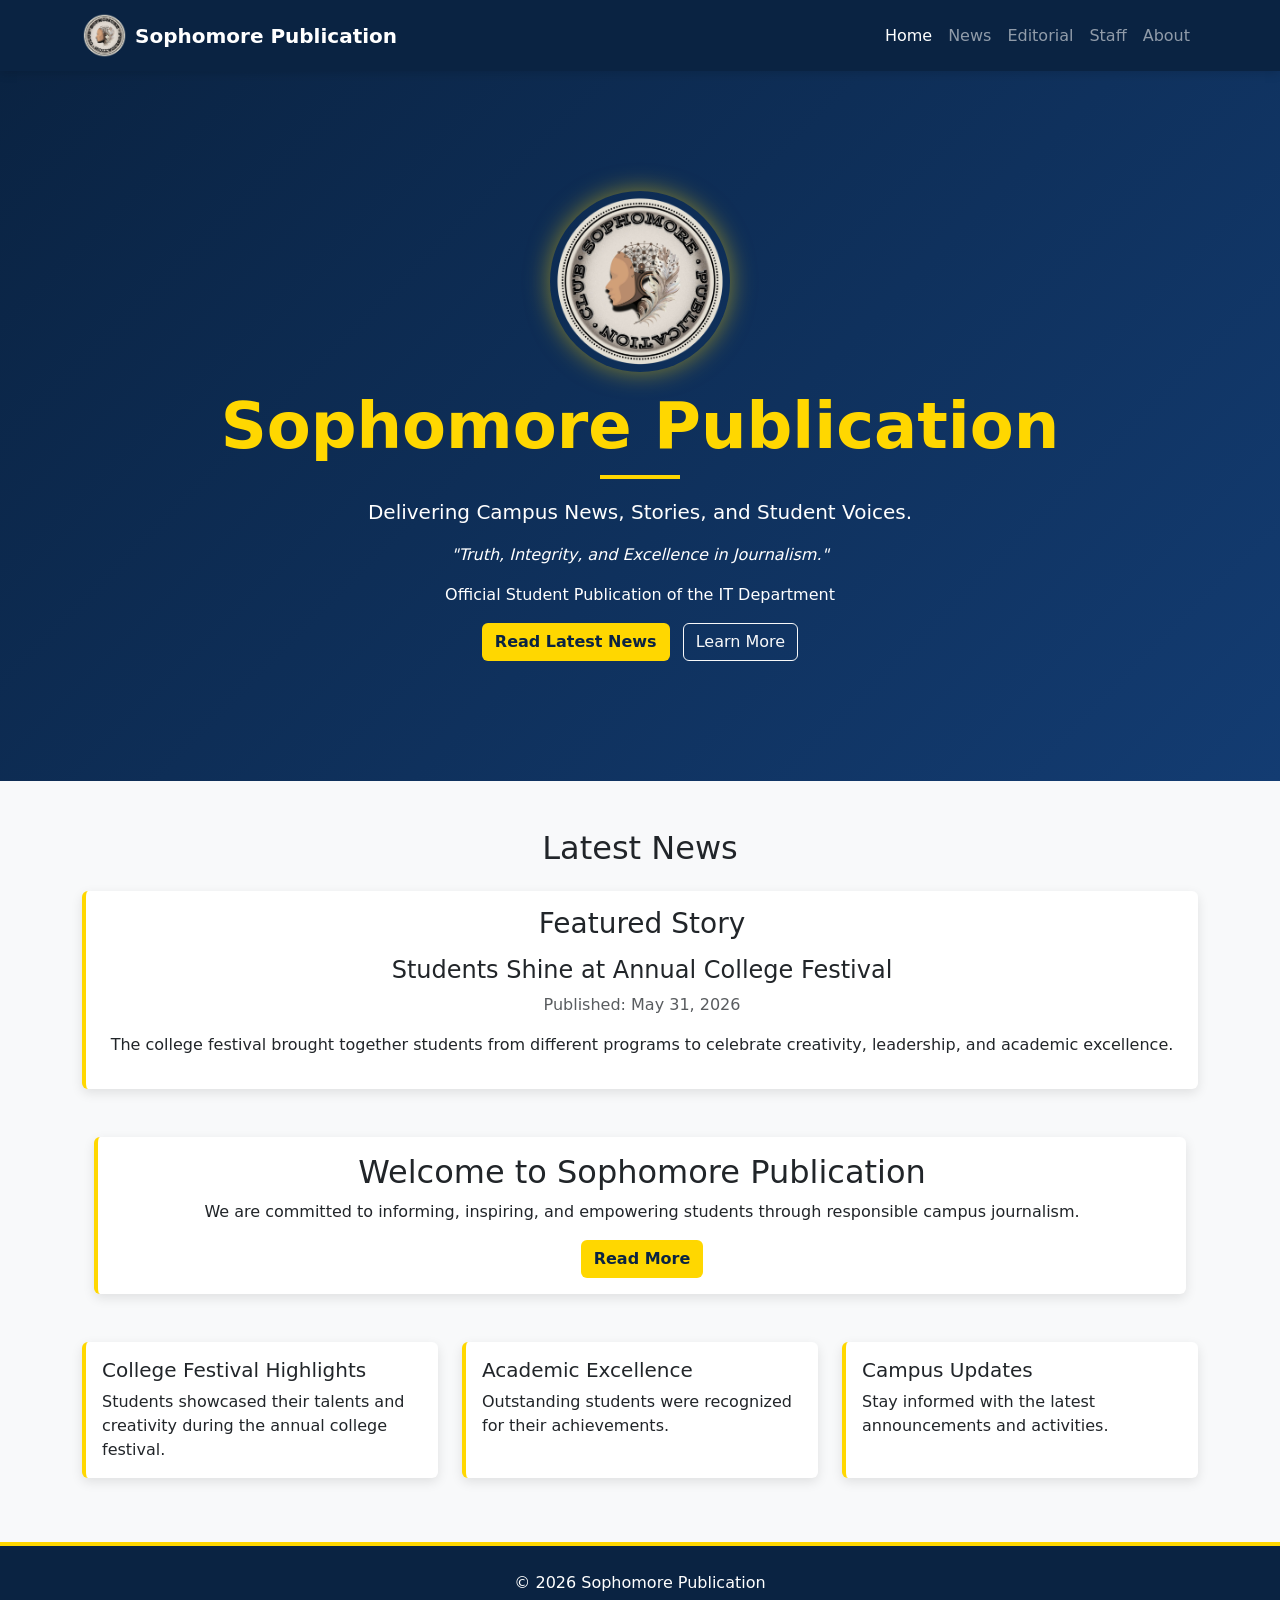
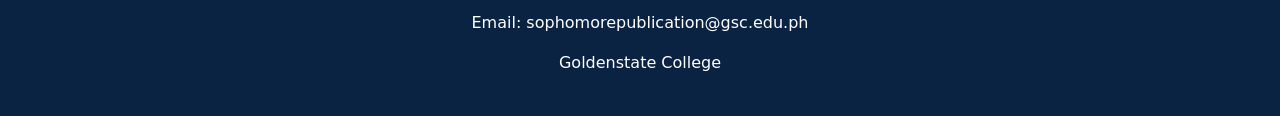
<file: index.html>
<!DOCTYPE html>
<html lang="en">
<head>
  <meta charset="UTF-8">
  <meta name="viewport" content="width=device-width, initial-scale=1.0">

  <title>Sophomore Publication</title>

  <!-- Bootstrap -->
  <link href="https://cdn.jsdelivr.net/npm/bootstrap@5.3.3/dist/css/bootstrap.min.css" rel="stylesheet">
  <link rel="stylesheet" href="style.css">
  
</head>

<body>

  <nav class="navbar navbar-expand-lg navbar-dark" style="background-color:#0a2342;">

    <div class="container">

        <a class="navbar-brand fw-bold d-flex align-items-center" href="index.html">

<img src="IMG_20251105_195706.png"
     alt="Sophomore Publication Logo"
     width="45"
     class="me-2">

Sophomore Publication

</a>

        <button class="navbar-toggler" type="button"
            data-bs-toggle="collapse"
            data-bs-target="#navbarNav">

            <span class="navbar-toggler-icon"></span>

        </button>

        <div class="collapse navbar-collapse" id="navbarNav">

            <ul class="navbar-nav ms-auto">

                <li class="nav-item">
                    <a class="nav-link active" href="index.html">Home</a>
                </li>

                <li class="nav-item">
                    <a class="nav-link" href="news.html">News</a>
                </li>

                <li class="nav-item">
                    <a class="nav-link" href="editorial.html">Editorial</a>
                </li>

                <li class="nav-item">
                    <a class="nav-link" href="staff.html">Staff</a>
                </li>

                <li class="nav-item">
                    <a class="nav-link" href="about.html">About</a>
                </li>

            </ul>

        </div>

    </div>

</nav>

  <section class="hero">

  <div class="container">

<img src="IMG_20251105_195706.png"
     alt="Logo"
     class="hero-logo mb-3">

    <h1 class="display-3">
      Sophomore Publication
    </h1>

    <p class="lead">
      Delivering Campus News, Stories, and Student Voices.
    </p>
    
    <p class="fst-italic">
"Truth, Integrity, and Excellence in Journalism."
</p>

<p class="mt-3">
Official Student Publication of the IT Department
</p>

    <a href="news.html" class="btn btn-gold">
Read Latest News
</a>

<a href="about.html" class="btn btn-outline-light ms-2">
Learn More
</a>

  </div>

</section>

<section class="container my-5">

<h2 class="text-center mb-4">
  Latest News
</h2>
    
    <div class="card mb-4">
    <div class="card-body text-center">

        <h3>Featured Story</h3>

        <h4 class="mt-3">
            Students Shine at Annual College Festival
        </h4>

<p class="text-muted">
Published: May 31, 2026
</p>

        <p>
            The college festival brought together students from different programs to celebrate creativity, leadership, and academic excellence.
        </p>

    </div>
</div>

<section class="container my-5">

    <div class="card">

        <div class="card-body text-center">

            <h2>Welcome to Sophomore Publication</h2>

            <p>
                We are committed to informing, inspiring, and empowering students through responsible campus journalism.
            </p>
            
            <a href="news.html" class="btn btn-gold">
Read More
</a>

        </div>

    </div>

</section>

    <div class="row">

        <div class="col-md-4 mb-3">
            <div class="card h-100">

                <div class="card-body">

                    <h5 class="card-title">
                        College Festival Highlights
                    </h5>

                    <p class="card-text">
                        Students showcased their talents and creativity during the annual college festival.
                    </p>

                </div>

            </div>
        </div>

        <div class="col-md-4 mb-3">
            <div class="card h-100">

                <div class="card-body">

                    <h5 class="card-title">
                        Academic Excellence
                    </h5>

                    <p class="card-text">
                        Outstanding students were recognized for their achievements.
                    </p>

                </div>

            </div>
        </div>

        <div class="col-md-4 mb-3">
            <div class="card h-100">

                <div class="card-body">

                    <h5 class="card-title">
                        Campus Updates
                    </h5>

                    <p class="card-text">
                        Stay informed with the latest announcements and activities.
                    </p>

                </div>

            </div>
        </div>

    </div>

</section>

<footer>
  <p>© 2026 Sophomore Publication</p>
  <p>Email: sophomorepublication@gsc.edu.ph</p>
  <p>Goldenstate College</p>
</footer>

<script src="https://cdn.jsdelivr.net/npm/bootstrap@5.3.3/dist/js/bootstrap.bundle.min.js"></script>

</body>
</html>
</file>
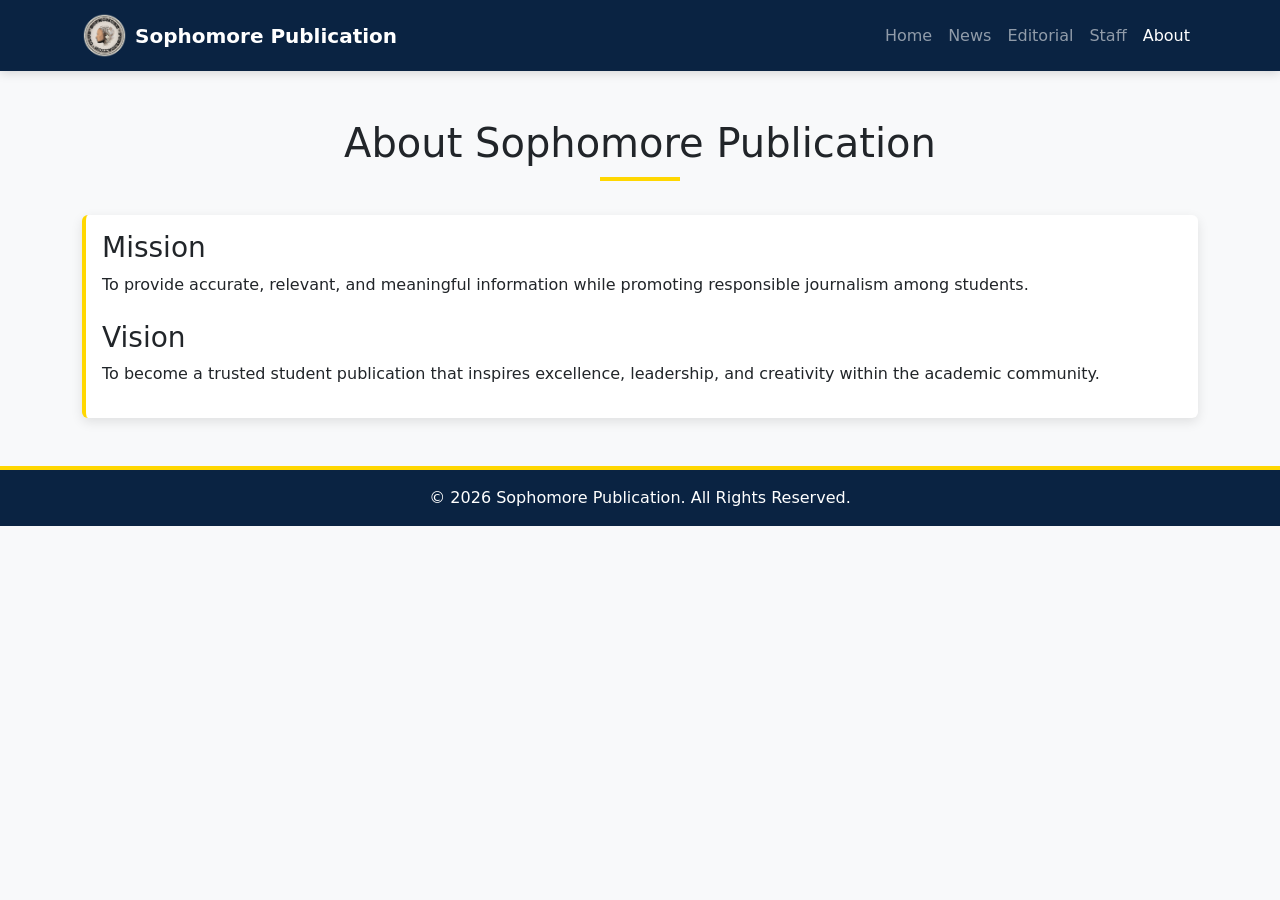
<file: about.html>
<!DOCTYPE html>
<html lang="en">
<head>

<meta charset="UTF-8">
<meta name="viewport" content="width=device-width, initial-scale=1.0">

<title>About | Sophomore Publication</title>

<link href="https://cdn.jsdelivr.net/npm/bootstrap@5.3.3/dist/css/bootstrap.min.css" rel="stylesheet">
<link rel="stylesheet" href="style.css">

</head>
<body>

<nav class="navbar navbar-expand-lg navbar-dark" style="background-color:#0a2342;">

<div class="container">

<a class="navbar-brand fw-bold d-flex align-items-center" href="index.html">

<img src="IMG_20251105_195706.png"
     alt="Sophomore Publication Logo"
     width="45"
     class="me-2">

Sophomore Publication

</a>

<button class="navbar-toggler" type="button"
data-bs-toggle="collapse"
data-bs-target="#navbarNav">

<span class="navbar-toggler-icon"></span>

</button>

<div class="collapse navbar-collapse" id="navbarNav">

<ul class="navbar-nav ms-auto">

<li class="nav-item"><a class="nav-link" href="index.html">Home</a></li>
<li class="nav-item"><a class="nav-link" href="news.html">News</a></li>
<li class="nav-item"><a class="nav-link" href="editorial.html">Editorial</a></li>
<li class="nav-item"><a class="nav-link" href="staff.html">Staff</a></li>
<li class="nav-item"><a class="nav-link active" href="about.html">About</a></li>

</ul>

</div>

</div>

</nav>

<div class="container my-5">

<h1 class="text-center mb-4">
About Sophomore Publication
</h1>

<div class="card">

<div class="card-body">

<h3>Mission</h3>

<p>
To provide accurate, relevant, and meaningful information while promoting responsible journalism among students.
</p>

<h3 class="mt-4">Vision</h3>

<p>
To become a trusted student publication that inspires excellence, leadership, and creativity within the academic community.
</p>

</div>

</div>

</div>

<footer class="text-center text-white py-3 mt-5">
    <p class="mb-0">
        © 2026 Sophomore Publication. All Rights Reserved.
    </p>
</footer>

<script src="https://cdn.jsdelivr.net/npm/bootstrap@5.3.3/dist/js/bootstrap.bundle.min.js"></script>

</body>
</html>
</file>
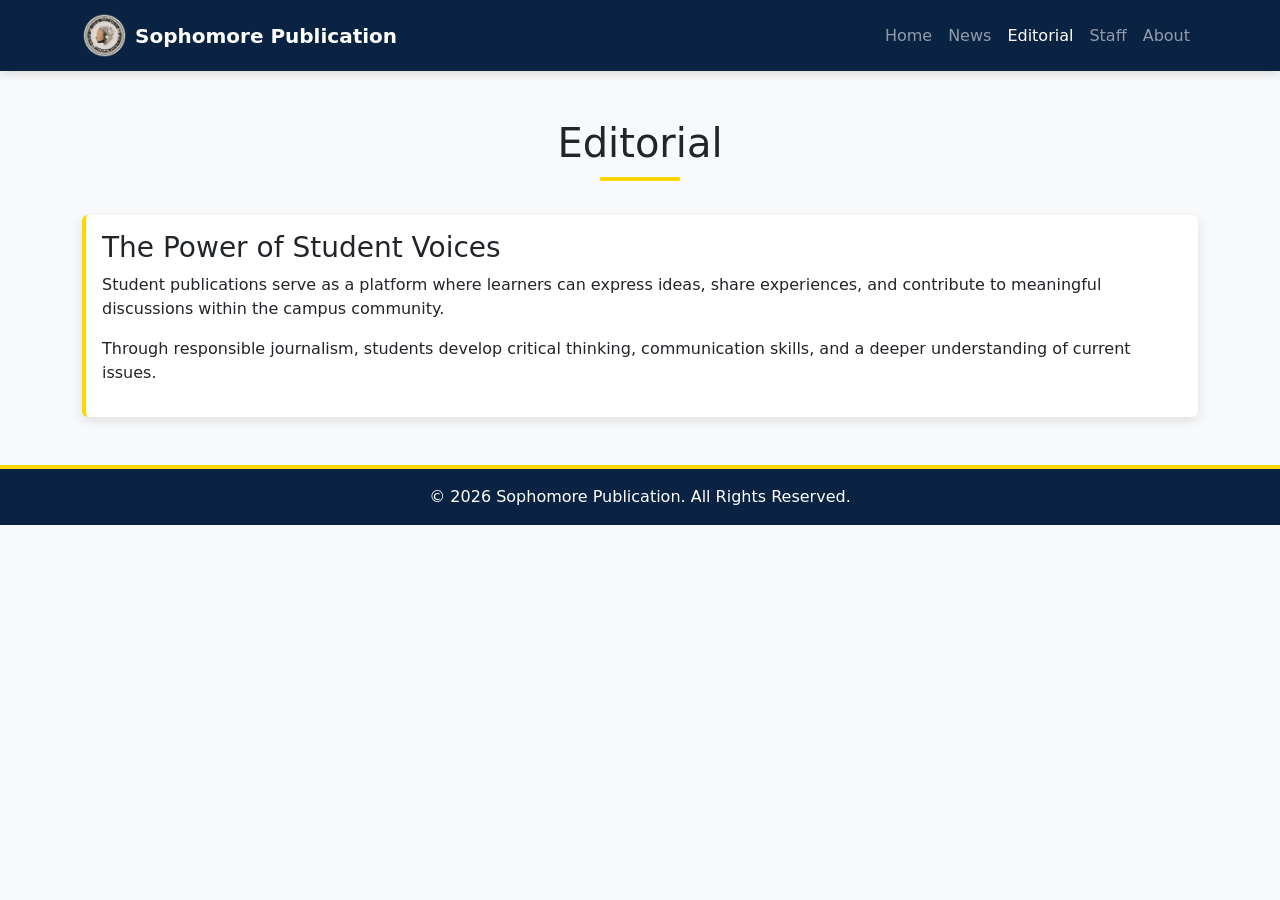
<file: editorial.html>
<!DOCTYPE html>
<html lang="en">
<head>

<meta charset="UTF-8">
<meta name="viewport" content="width=device-width, initial-scale=1.0">

<title>Editorial | Sophomore Publication</title>

<link href="https://cdn.jsdelivr.net/npm/bootstrap@5.3.3/dist/css/bootstrap.min.css" rel="stylesheet">
<link rel="stylesheet" href="style.css">

</head>
<body>

<nav class="navbar navbar-expand-lg navbar-dark" style="background-color:#0a2342;">

<div class="container">

<a class="navbar-brand fw-bold d-flex align-items-center" href="index.html">

<img src="IMG_20251105_195706.png"
     alt="Sophomore Publication Logo"
     width="45"
     class="me-2">

Sophomore Publication

</a>

<button class="navbar-toggler" type="button"
data-bs-toggle="collapse"
data-bs-target="#navbarNav">

<span class="navbar-toggler-icon"></span>

</button>

<div class="collapse navbar-collapse" id="navbarNav">

<ul class="navbar-nav ms-auto">

<li class="nav-item">
<a class="nav-link" href="index.html">Home</a>
</li>

<li class="nav-item">
<a class="nav-link" href="news.html">News</a>
</li>

<li class="nav-item">
<a class="nav-link active" href="editorial.html">Editorial</a>
</li>

<li class="nav-item">
<a class="nav-link" href="staff.html">Staff</a>
</li>

<li class="nav-item">
<a class="nav-link" href="about.html">About</a>
</li>

</ul>

</div>

</div>

</nav>

<div class="container my-5">

<h1 class="text-center mb-4">
Editorial
</h1>

<div class="card">

<div class="card-body">

<h3>The Power of Student Voices</h3>

<p>
Student publications serve as a platform where learners can express ideas,
share experiences, and contribute to meaningful discussions within the campus community.
</p>

<p>
Through responsible journalism, students develop critical thinking,
communication skills, and a deeper understanding of current issues.
</p>

</div>

</div>

</div>

<footer class="text-center text-white py-3 mt-5">
    <p class="mb-0">
        © 2026 Sophomore Publication. All Rights Reserved.
    </p>
</footer>

<script src="https://cdn.jsdelivr.net/npm/bootstrap@5.3.3/dist/js/bootstrap.bundle.min.js"></script>

</body>
</html>
</file>
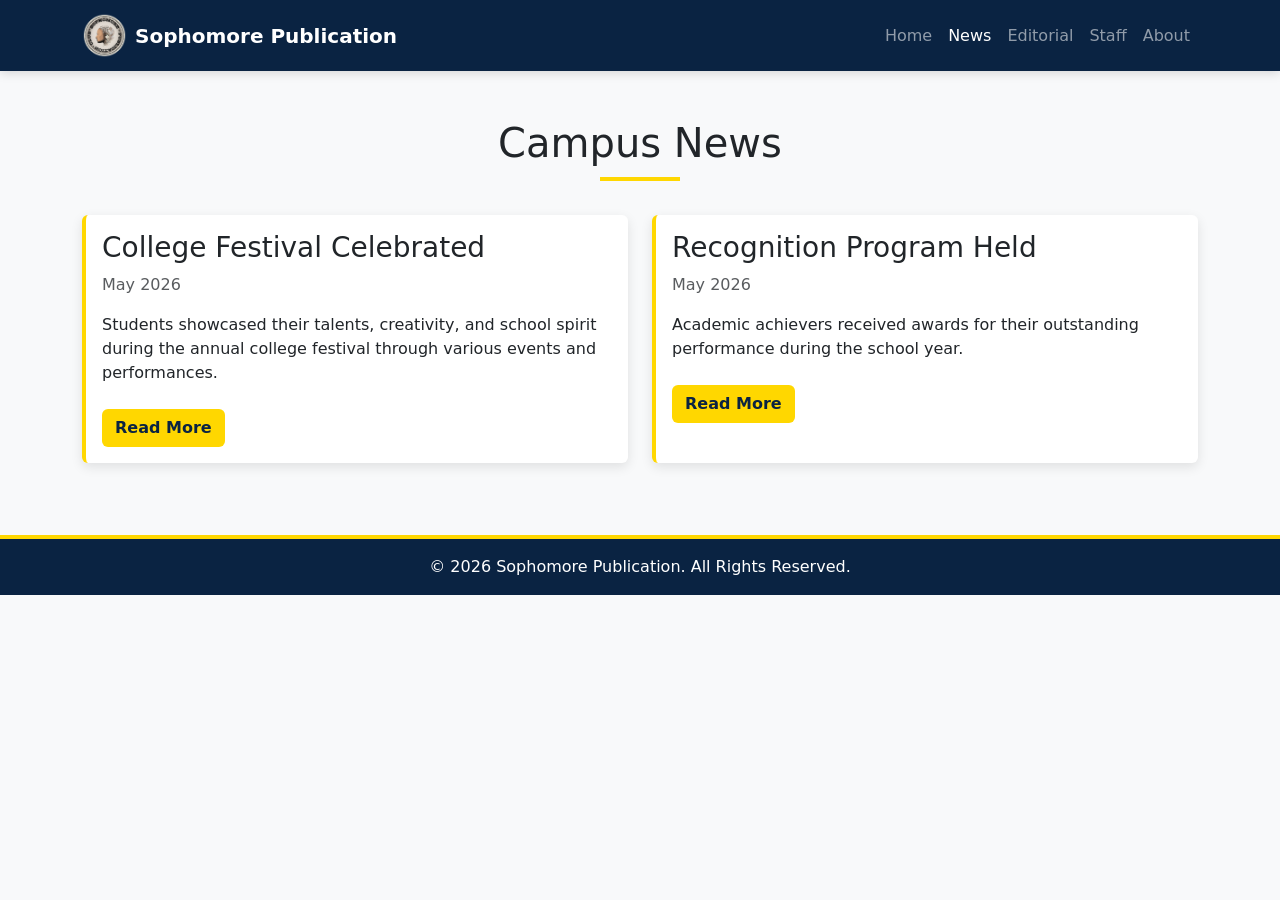
<file: news.html>
<!DOCTYPE html>
<html lang="en">

<head>

<meta charset="UTF-8">
<meta name="viewport" content="width=device-width, initial-scale=1.0">

<title>News | Sophomore Publication</title>

<link href="https://cdn.jsdelivr.net/npm/bootstrap@5.3.3/dist/css/bootstrap.min.css" rel="stylesheet">

<link rel="stylesheet" href="style.css">

</head>

<body>

<nav class="navbar navbar-expand-lg navbar-dark" style="background-color:#0a2342;">

    <div class="container">

        <a class="navbar-brand fw-bold d-flex align-items-center" href="index.html">

<img src="IMG_20251105_195706.png"
     alt="Sophomore Publication Logo"
     width="45"
     class="me-2">

Sophomore Publication

</a>

        <button class="navbar-toggler" type="button"
            data-bs-toggle="collapse"
            data-bs-target="#navbarNav">

            <span class="navbar-toggler-icon"></span>

        </button>

        <div class="collapse navbar-collapse" id="navbarNav">

            <ul class="navbar-nav ms-auto">

                <li class="nav-item">
                    <a class="nav-link" href="index.html">Home</a>
                </li>

                <li class="nav-item">
                    <a class="nav-link active" href="news.html">News</a>
                </li>

                <li class="nav-item">
                    <a class="nav-link" href="editorial.html">Editorial</a>
                </li>

                <li class="nav-item">
                    <a class="nav-link" href="staff.html">Staff</a>
                </li>

                <li class="nav-item">
                    <a class="nav-link" href="about.html">About</a>
                </li>

            </ul>

        </div>

    </div>

</nav>

<div class="container my-5">

    <h1 class="text-center mb-4">
        Campus News
    </h1>

    <div class="row">

        <div class="col-md-6 mb-4">

            <div class="card h-100">

                <div class="card-body">

                    <h3>College Festival Celebrated</h3>

<p class="text-muted">
    May 2026
</p>
<p>
    Students showcased their talents, creativity, and school spirit during the annual college festival through various events and performances.
</p>

<a href="#" class="btn btn-gold mt-2">
    Read More
</a>

                </div>

            </div>

        </div>

        <div class="col-md-6 mb-4">

            <div class="card h-100">

                <div class="card-body">

                    <h3>Recognition Program Held</h3>

                    <p class="text-muted">
                        May 2026
                    </p>

                    <p>
                        Academic achievers received awards for their outstanding performance during the school year.
                    </p>
                    
                    <a href="#" class="btn btn-gold mt-2">
    Read More
</a>

                </div>

            </div>

        </div>

    </div>

</div>

<footer class="text-center text-white py-3 mt-5">
    <p class="mb-0">
        © 2026 Sophomore Publication. All Rights Reserved.
    </p>
</footer>

<script src="https://cdn.jsdelivr.net/npm/bootstrap@5.3.3/dist/js/bootstrap.bundle.min.js"></script>

</body>

</html>
</file>
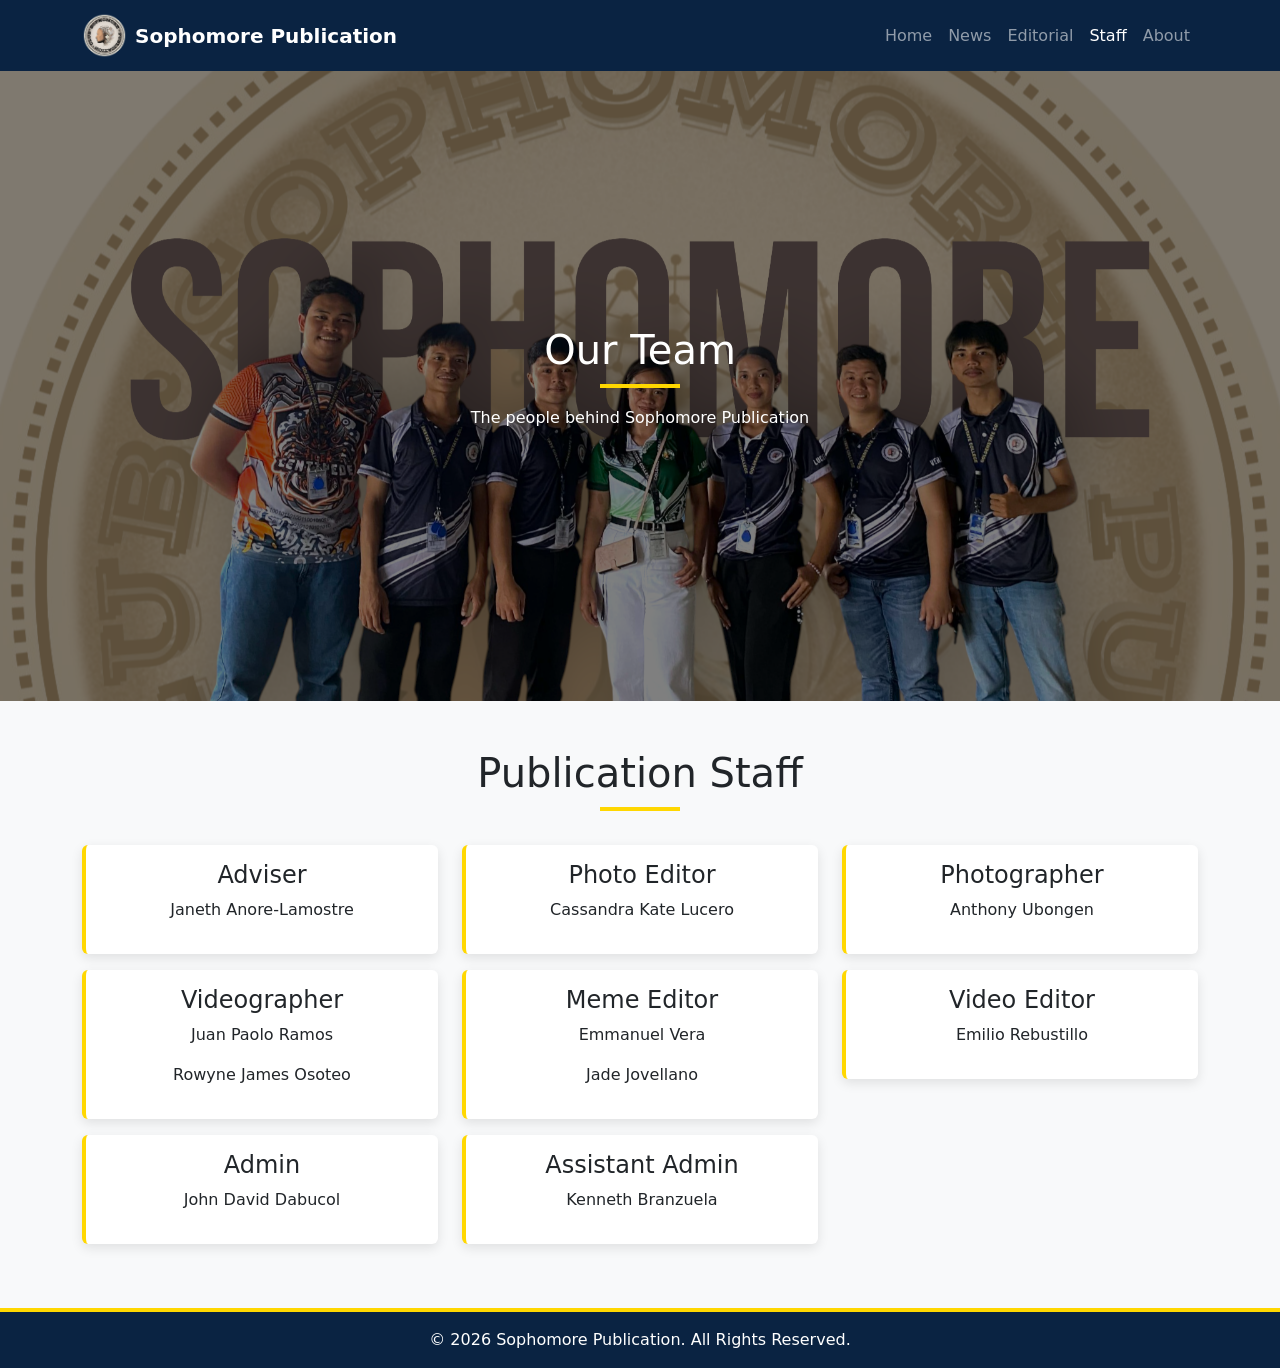
<file: staff.html>
<!DOCTYPE html>
<html lang="en">
<head>
<meta charset="UTF-8">
<meta name="viewport" content="width=device-width, initial-scale=1.0">

<title>Staff | Sophomore Publication</title>

<link href="https://cdn.jsdelivr.net/npm/bootstrap@5.3.3/dist/css/bootstrap.min.css" rel="stylesheet">
<link rel="stylesheet" href="style.css">

</head>
<body>

<nav class="navbar navbar-expand-lg navbar-dark" style="background-color:#0a2342;">

<div class="container">

<a class="navbar-brand fw-bold d-flex align-items-center" href="index.html">

<img src="IMG_20251105_195706.png"
     alt="Sophomore Publication Logo"
     width="45"
     class="me-2">

Sophomore Publication

</a>

<button class="navbar-toggler" type="button" data-bs-toggle="collapse" data-bs-target="#navbarNav">
<span class="navbar-toggler-icon"></span>
</button>

<div class="collapse navbar-collapse" id="navbarNav">

<ul class="navbar-nav ms-auto">

<li class="nav-item"><a class="nav-link" href="index.html">Home</a></li>
<li class="nav-item"><a class="nav-link" href="news.html">News</a></li>
<li class="nav-item"><a class="nav-link" href="editorial.html">Editorial</a></li>
<li class="nav-item"><a class="nav-link active" href="staff.html">Staff</a></li>
<li class="nav-item"><a class="nav-link" href="about.html">About</a></li>

</ul>

</div>

</div>

</nav>

<section class="staff-hero d-flex align-items-center text-white">
    <div class="container text-center">
        <h1>Our Team</h1>
        <p>The people behind Sophomore Publication</p>
    </div>
</section>

<div class="container my-5">

<h1 class="text-center mb-4">Publication Staff</h1>

<div class="row">
  
<div class="col-md-4 mb-3">
<div class="card">
<div class="card-body text-center">
<h4>Adviser</h4>
<p>Janeth Anore-Lamostre</p>
</div>
</div>
</div>

<div class="col-md-4 mb-3">
<div class="card">
<div class="card-body text-center">
<h4>Photo Editor</h4>
<p>Cassandra Kate Lucero</p>
</div>
</div>
</div>

<div class="col-md-4 mb-3">
<div class="card">
<div class="card-body text-center">
<h4>Photographer</h4>
<p>Anthony Ubongen</p>
</div>
</div>
</div>

<div class="col-md-4 mb-3">
<div class="card">
<div class="card-body text-center">
<h4>Videographer</h4>
<p>Juan Paolo Ramos</p>
<p>Rowyne James Osoteo</p>
</div>
</div>
</div>

<div class="col-md-4 mb-3">
<div class="card">
<div class="card-body text-center">
<h4>Meme Editor</h4>
<p>Emmanuel Vera</p>
<p>Jade Jovellano</p>
</div>
</div>
</div>

<div class="col-md-4 mb-3">
<div class="card">
<div class="card-body text-center">
<h4>Video Editor</h4>
<p>Emilio Rebustillo</p>
</div>
</div>
</div>

<div class="col-md-4 mb-3">
<div class="card">
<div class="card-body text-center">
<h4>Admin</h4>
<p>John David Dabucol</p>
</div>
</div>
</div>

<div class="col-md-4 mb-3">
<div class="card">
<div class="card-body text-center">
<h4>Assistant Admin</h4>
<p>Kenneth Branzuela</p>
</div>
</div>
</div>

</div>

</div>

<footer class="text-center text-white py-3 mt-5">
    <p class="mb-0">
        © 2026 Sophomore Publication. All Rights Reserved.
    </p>
</footer>

<script src="https://cdn.jsdelivr.net/npm/bootstrap@5.3.3/dist/js/bootstrap.bundle.min.js"></script>

</body>
</html>
</file>
<file: style.css>
body{
    background-color: #f8f9fa;
}

.hero{
    background:linear-gradient(
        135deg,
        #0a2342,
        #133c72
    );

    color:white;
    padding:120px 20px;
    text-align:center;
}

.hero h1{
    color: #FFD700;
    font-weight: bold;
}

.btn-gold{
    background-color: #FFD700;
    color: #0a2342;
    font-weight: bold;
    transition:0.3s;
}

.btn-gold:hover{
    background-color: #e6c200;
}

footer{
    background:#0a2342;
    color:white;
    padding:25px;
    text-align:center;
    border-top:4px solid #FFD700;
}

.card{
    border:none;
    box-shadow:0 4px 12px rgba(0,0,0,0.1);
    transition:0.3s;
}

.card:hover{
    transform:translateY(-8px);
    box-shadow:0 10px 20px rgba(0,0,0,.5);
}

.card{
    border-left:4px solid #FFD700;
}

h1{
    position:relative;
    padding-bottom:10px;
}

h1::after{
    content:"";
    display:block;
    width:80px;
    height:4px;
    background:#FFD700;
    margin:10px auto 0;
}

.nav-link:hover{
    color:#FFD700 !important;
    font-weight :bold;
}

.hero-logo{
    width:180px;
    height:auto;
    object-fit:cover;
    border-radius:50%;
    box-shadow:0 0 25px rgba(255,215,0,0.5);
}

.hero-logo{
    transition:0.3s;
}

.hero-logo:hover{
    transform:scale(1.05);
}

.btn-gold:hover{
    transform:scale(1.05);
}

.navbar{
    box-shadow:0 2px 10px rgba(0,0,0,0.15);
}

.hero{
    min-height:70vh;
    display:flex;
    align-items:center;
}

body {
    opacity: 1;
    transition: opacity 0.35s ease;
}

body.page-fade-out {
    opacity: 0;
}

.btn {
    transition: transform 0.2s ease, box-shadow 0.2s ease;
}

.btn:hover {
    transform: translateY(-2px);
    box-shadow: 0 8px 20px rgba(0,0,0,0.15);
}

.staff-hero {
    height: 70vh;

    background-image: url("IMG_20260224_191901.png");
    background-size: cover;
    background-position: center;
    background-repeat: no-repeat;

    position: relative;

    display: flex;
    justify-content: center;
    align-items: center;

    text-align: center;
}

.staff-hero::before {
    content: "";
    position: absolute;
    inset: 0;
    background: rgba(0,0,0,0.5);
}

.staff-hero .container {
    position: relative;
    z-index: 1;
}
</file>
